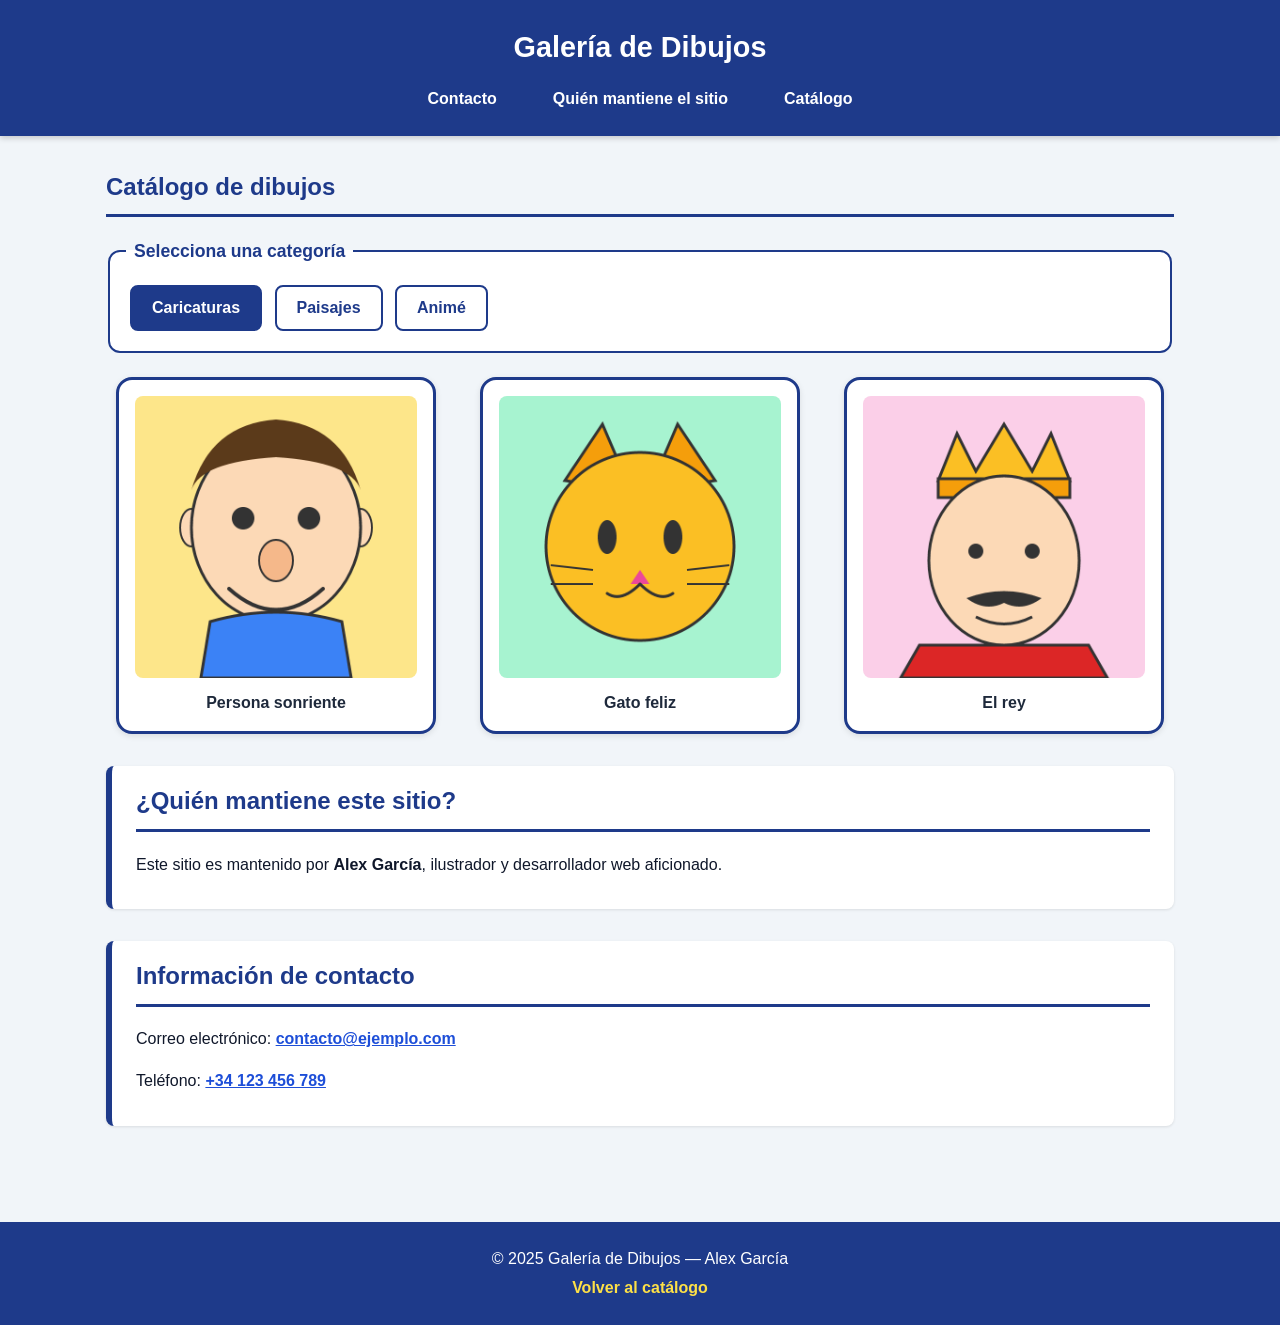
<file: teoria/actividad1/version-deepseek/index.html>
<!DOCTYPE html>
<html lang="es">
<head>
  <meta charset="UTF-8">
  <meta name="viewport" content="width=device-width, initial-scale=1.0">
  <title>Galería de Dibujos PNG</title>
  <link rel="stylesheet" href="estilosIA.css">
</head>
<body>

  <header>
    <h1>Galería de Dibujos</h1>
    <nav aria-label="Navegación principal">
      <ul>
        <li><a href="#contacto">Contacto</a></li>
        <li><a href="#mantenedor">Quién mantiene el sitio</a></li>
        <li><a href="#catalogo">Catálogo</a></li>
      </ul>
    </nav>
  </header>

  <main>

    <section id="catalogo" aria-labelledby="titulo-catalogo">
      <h2 id="titulo-catalogo">Catálogo de dibujos</h2>

      <div class="catalogo">

        <fieldset class="selector">
          <legend>Selecciona una categoría</legend>

          <input type="radio" id="cat-caricaturas" name="categoria" checked>
          <label for="cat-caricaturas">Caricaturas</label>

          <input type="radio" id="cat-paisajes" name="categoria">
          <label for="cat-paisajes">Paisajes</label>

          <input type="radio" id="cat-anime" name="categoria">
          <label for="cat-anime">Animé</label>
        </fieldset>

        <!-- Categoría: Caricaturas -->
        <section id="caricaturas" class="galeria" aria-label="Galería de caricaturas">
          <figure class="dibujo">
            <img src="Imágenes/caricatura-persona.png"
                 alt="Caricatura de una persona sonriente con cabello castaño y camisa azul">
            <figcaption>Persona sonriente</figcaption>
          </figure>
          <figure class="dibujo">
            <img src="Imágenes/caricatura-gato.png"
                 alt="Caricatura de un gato amarillo con orejas grandes y bigotes">
            <figcaption>Gato feliz</figcaption>
          </figure>
          <figure class="dibujo">
            <img src="Imágenes/caricatura-rey.png"
                 alt="Caricatura de un rey con corona dorada, bigote y capa roja">
            <figcaption>El rey</figcaption>
          </figure>
        </section>

        <!-- Categoría: Paisajes -->
        <section id="paisajes" class="galeria" aria-label="Galería de paisajes">
          <figure class="dibujo">
            <img src="Imágenes/paisaje-montanas.png"
                 alt="Paisaje de montañas nevadas con sol y árboles verdes">
            <figcaption>Montañas nevadas</figcaption>
          </figure>
          <figure class="dibujo">
            <img src="Imágenes/paisaje-playa.png"
                 alt="Paisaje de playa con palmera, mar azul y arena dorada">
            <figcaption>Playa tropical</figcaption>
          </figure>
          <figure class="dibujo">
            <img src="Imágenes/paisaje-bosque.png"
                 alt="Paisaje de bosque con río azul y árboles verdes">
            <figcaption>Bosque y río</figcaption>
          </figure>
        </section>

        <!-- Categoría: Animé -->
        <section id="anime" class="galeria" aria-label="Galería de dibujos animé">
          <figure class="dibujo">
            <img src="Imágenes/anime-chica.png"
                 alt="Dibujo animé de una chica de cabello oscuro y ojos grandes violeta">
            <figcaption>Chica animé</figcaption>
          </figure>
          <figure class="dibujo">
            <img src="Imágenes/anime-chico.png"
                 alt="Dibujo animé de un chico de cabello rubio puntiagudo y ojos azules">
            <figcaption>Chico animé</figcaption>
          </figure>
          <figure class="dibujo">
            <img src="Imágenes/anime-coletas.png"
                 alt="Dibujo animé de una chica con coletas rosadas y ojos verdes">
            <figcaption>Chica con coletas</figcaption>
          </figure>
        </section>

      </div>
    </section>

    <section id="mantenedor" class="info" aria-labelledby="titulo-mantenedor">
      <h2 id="titulo-mantenedor">¿Quién mantiene este sitio?</h2>
      <p>Este sitio es mantenido por <strong>Alex García</strong>, ilustrador y desarrollador web aficionado.</p>
    </section>

    <section id="contacto" class="info" aria-labelledby="titulo-contacto">
      <h2 id="titulo-contacto">Información de contacto</h2>
      <p>Correo electrónico: <a href="mailto:contacto@ejemplo.com">contacto@ejemplo.com</a></p>
      <p>Teléfono: <a href="tel:+34123456789">+34 123 456 789</a></p>
    </section>

  </main>

  <footer>
    <p>© 2025 Galería de Dibujos — Alex García</p>
    <p><a href="#catalogo">Volver al catálogo</a></p>
  </footer>

</body>
</html>
</file>
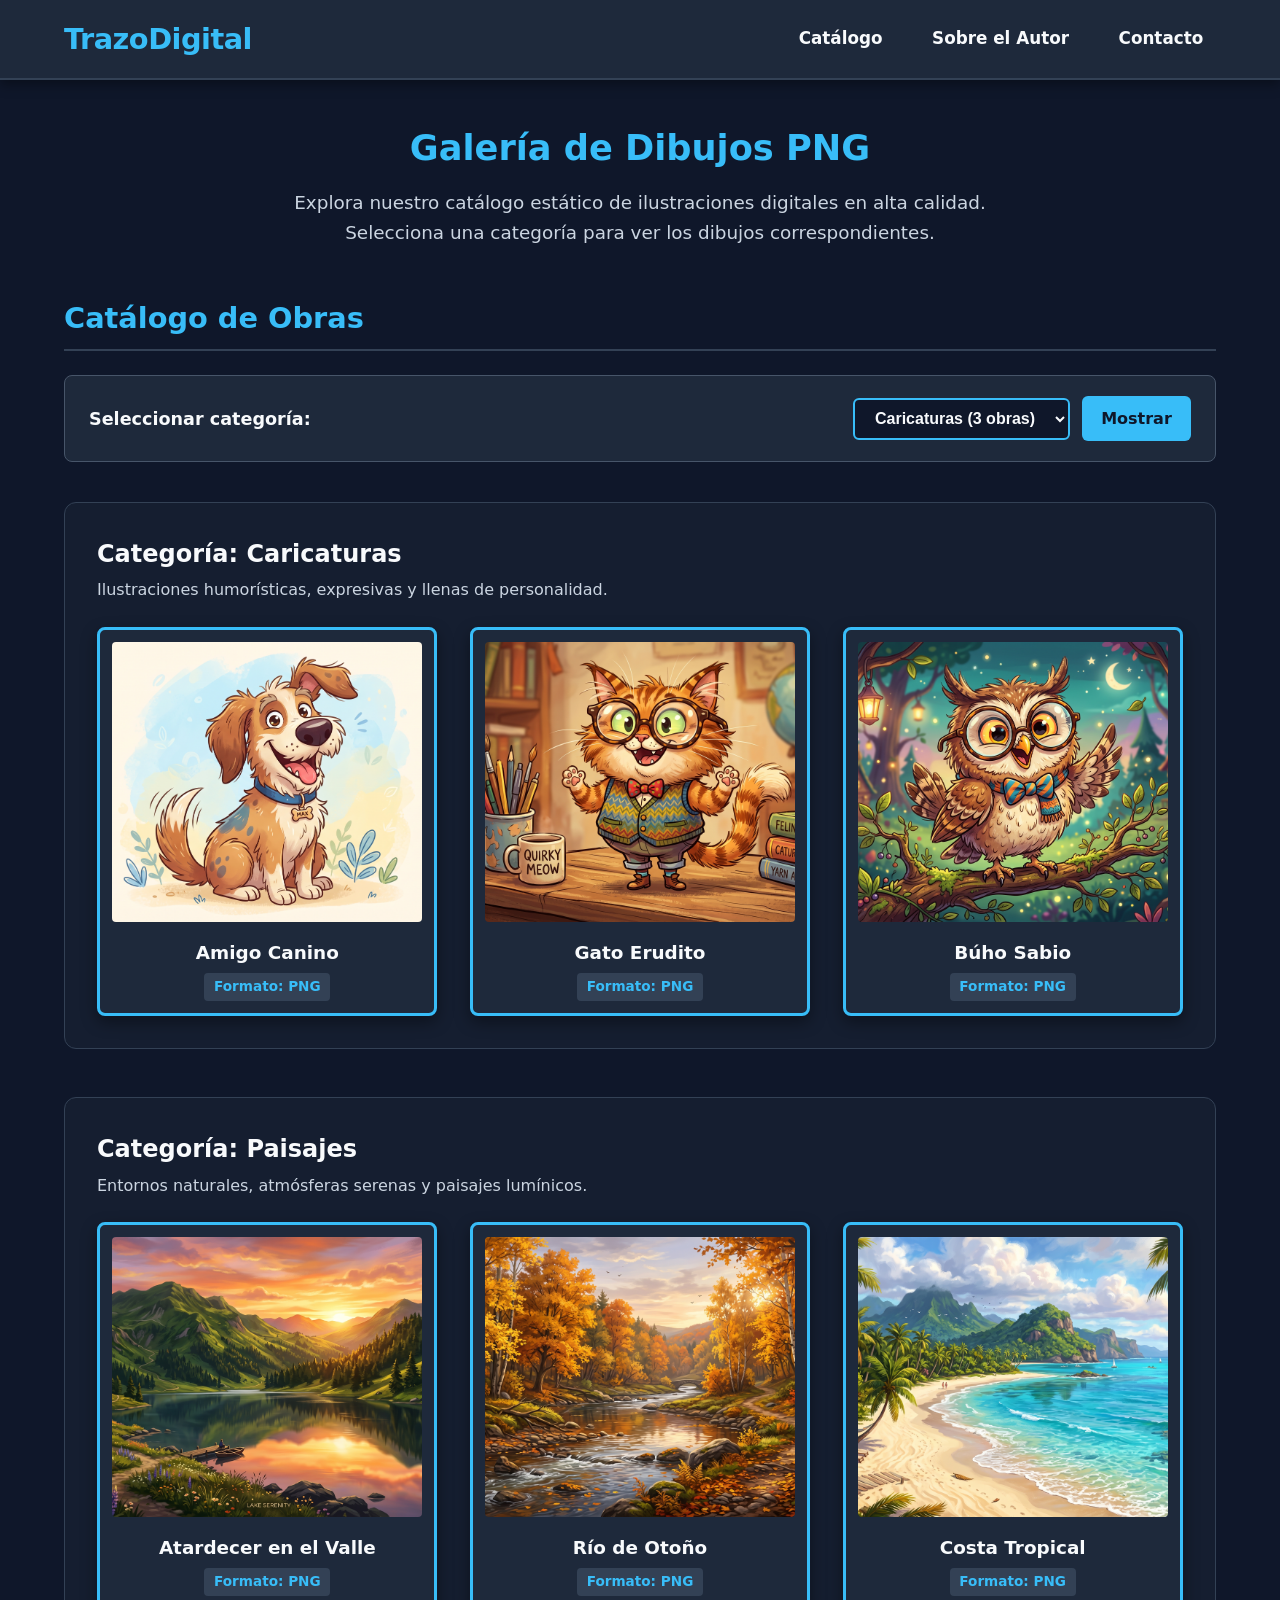
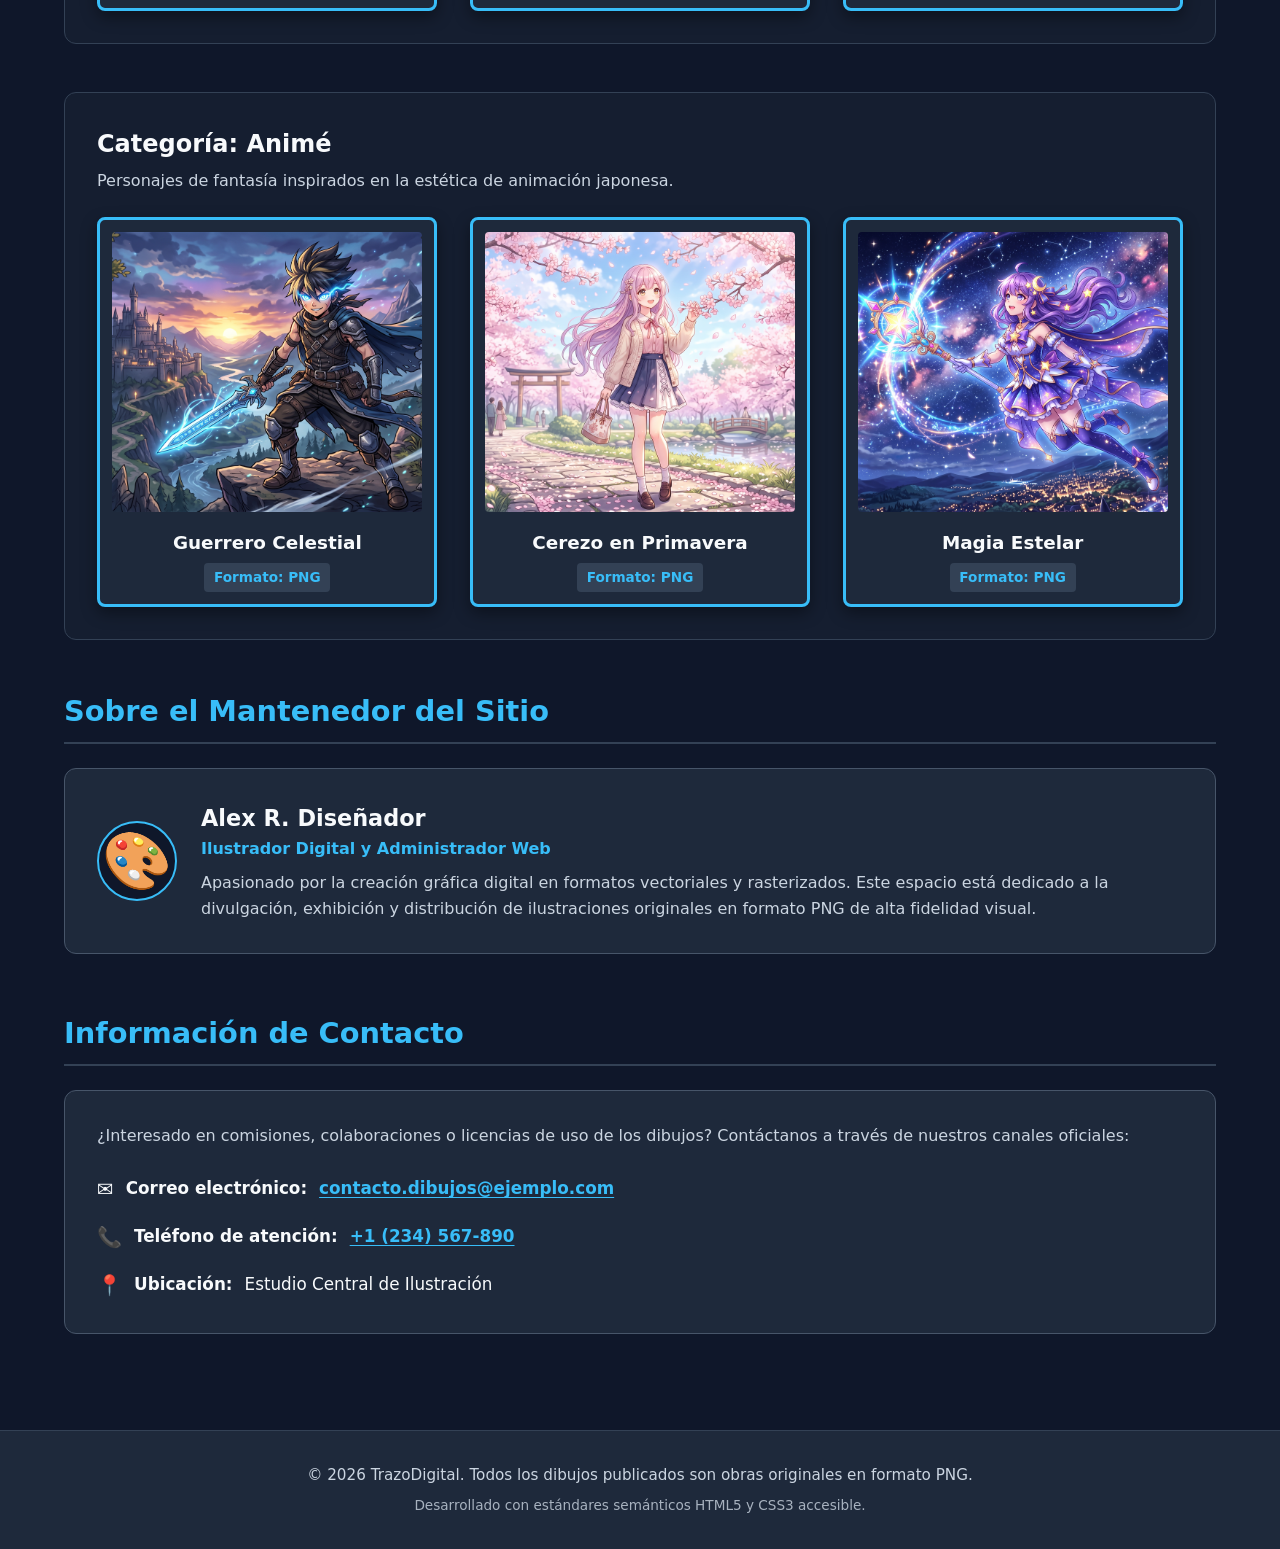
<file: teoria/actividad1/version-gemini/index.html>
<!DOCTYPE html>
<html lang="es">
<head>
    <meta charset="UTF-8">
    <meta name="viewport" content="width=device-width, initial-scale=1.0">
    <meta name="description" content="Galería y catálogo de dibujos digitales en formato PNG: caricaturas, paisajes y animé.">
    <title>Galería de Arte Digital - Publicación de Dibujos</title>
    <link rel="stylesheet" href="estilosIA.css">
</head>
<body>

    <!-- Encabezado y Navegación Principal -->
    <header class="header-principal">
        <div class="contenedor header-contenido">
            <h1 class="logo-titulo">TrazoDigital</h1>
            <nav class="nav-principal" aria-label="Navegación principal del sitio">
                <ul class="nav-lista">
                    <li><a href="#catalogo">Catálogo</a></li>
                    <li><a href="#autor">Sobre el Autor</a></li>
                    <li><a href="#contacto">Contacto</a></li>
                </ul>
            </nav>
        </div>
    </header>

    <!-- Contenido Principal -->
    <main class="contenedor principal">
        
        <!-- Sección de Bienvenida -->
        <section class="intro-seccion">
            <h2>Galería de Dibujos PNG</h2>
            <p>Explora nuestro catálogo estático de ilustraciones digitales en alta calidad. Selecciona una categoría para ver los dibujos correspondientes.</p>
        </section>

        <!-- Catálogo con Selector de Categorías -->
        <section id="catalogo" class="catalogo-seccion" aria-labelledby="titulo-catalogo">
            <h2 id="titulo-catalogo" class="seccion-titulo">Catálogo de Obras</h2>
            
            <!-- Selector de categoría (Navegación estática mediante anclas) -->
            <div class="control-categoria">
                <label for="selector-categoria" class="etiqueta-categoria">Seleccionar categoría:</label>
                <div class="selector-grupo">
                    <select id="selector-categoria" name="categoria" onchange="if(this.value) location.hash = this.value;">
                        <option value="#categoria-caricaturas" selected>Caricaturas (3 obras)</option>
                        <option value="#categoria-paisajes">Paisajes (3 obras)</option>
                        <option value="#categoria-anime">Animé (3 obras)</option>
                    </select>
                    <a href="#categoria-caricaturas" class="boton-ir" id="enlace-ir">Mostrar</a>
                </div>
            </div>

            <!-- Categoría 1: Caricaturas -->
            <article id="categoria-caricaturas" class="categoria-bloque">
                <header class="categoria-header">
                    <h3>Categoría: Caricaturas</h3>
                    <p class="categoria-descripcion">Ilustraciones humorísticas, expresivas y llenas de personalidad.</p>
                </header>
                <div class="galeria-grilla">
                    <figure class="tarjeta-dibujo">
                        <img src="Imágenes/caricatura_1.png" alt="Caricatura digital de un perro simpático y sonriente con orejas caídas" class="dibujo-img">
                        <figcaption class="dibujo-pie">
                            <span class="dibujo-titulo">Amigo Canino</span>
                            <span class="dibujo-formato">Formato: PNG</span>
                        </figcaption>
                    </figure>
                    <figure class="tarjeta-dibujo">
                        <img src="Imágenes/caricatura_2.png" alt="Caricatura graciosa de un gato intelectual con anteojos redondos" class="dibujo-img">
                        <figcaption class="dibujo-pie">
                            <span class="dibujo-titulo">Gato Erudito</span>
                            <span class="dibujo-formato">Formato: PNG</span>
                        </figcaption>
                    </figure>
                    <figure class="tarjeta-dibujo">
                        <img src="Imágenes/caricatura_3.png" alt="Caricatura digital de un búho simpático con grandes gafas y plumas detalladas" class="dibujo-img">
                        <figcaption class="dibujo-pie">
                            <span class="dibujo-titulo">Búho Sabio</span>
                            <span class="dibujo-formato">Formato: PNG</span>
                        </figcaption>
                    </figure>
                </div>
            </article>

            <!-- Categoría 2: Paisajes -->
            <article id="categoria-paisajes" class="categoria-bloque">
                <header class="categoria-header">
                    <h3>Categoría: Paisajes</h3>
                    <p class="categoria-descripcion">Entornos naturales, atmósferas serenas y paisajes lumínicos.</p>
                </header>
                <div class="galeria-grilla">
                    <figure class="tarjeta-dibujo">
                        <img src="Imágenes/paisaje_1.png" alt="Pintura digital de cordillera montañosa verde junto a un lago durante el atardecer" class="dibujo-img">
                        <figcaption class="dibujo-pie">
                            <span class="dibujo-titulo">Atardecer en el Valle</span>
                            <span class="dibujo-formato">Formato: PNG</span>
                        </figcaption>
                    </figure>
                    <figure class="tarjeta-dibujo">
                        <img src="Imágenes/paisaje_2.png" alt="Ilustración de bosque otoñal con río sereno y follaje en tonos dorados y ocres" class="dibujo-img">
                        <figcaption class="dibujo-pie">
                            <span class="dibujo-titulo">Río de Otoño</span>
                            <span class="dibujo-formato">Formato: PNG</span>
                        </figcaption>
                    </figure>
                    <figure class="tarjeta-dibujo">
                        <img src="Imágenes/paisaje_3.png" alt="Pintura digital de una playa tropical con palmeras y aguas turquesas brillantes" class="dibujo-img">
                        <figcaption class="dibujo-pie">
                            <span class="dibujo-titulo">Costa Tropical</span>
                            <span class="dibujo-formato">Formato: PNG</span>
                        </figcaption>
                    </figure>
                </div>
            </article>

            <!-- Categoría 3: Animé -->
            <article id="categoria-anime" class="categoria-bloque">
                <header class="categoria-header">
                    <h3>Categoría: Animé</h3>
                    <p class="categoria-descripcion">Personajes de fantasía inspirados en la estética de animación japonesa.</p>
                </header>
                <div class="galeria-grilla">
                    <figure class="tarjeta-dibujo">
                        <img src="Imágenes/anime_1.png" alt="Ilustración estilo animé de un joven guerrero con cabello puntiagudo y mirada enérgica" class="dibujo-img">
                        <figcaption class="dibujo-pie">
                            <span class="dibujo-titulo">Guerrero Celestial</span>
                            <span class="dibujo-formato">Formato: PNG</span>
                        </figcaption>
                    </figure>
                    <figure class="tarjeta-dibujo">
                        <img src="Imágenes/anime_2.png" alt="Ilustración estética animé de una joven con cabello pastel rodeada de flores de cerezo" class="dibujo-img">
                        <figcaption class="dibujo-pie">
                            <span class="dibujo-titulo">Cerezo en Primavera</span>
                            <span class="dibujo-formato">Formato: PNG</span>
                        </figcaption>
                    </figure>
                    <figure class="tarjeta-dibujo">
                        <img src="Imágenes/anime_3.png" alt="Ilustración estilo animé de una hechicera mágica bajo un cielo nocturno estrellado" class="dibujo-img">
                        <figcaption class="dibujo-pie">
                            <span class="dibujo-titulo">Magia Estelar</span>
                            <span class="dibujo-formato">Formato: PNG</span>
                        </figcaption>
                    </figure>
                </div>
            </article>

        </section>

        <!-- Información del Mantenedor / Autor -->
        <section id="autor" class="autor-seccion" aria-labelledby="titulo-autor">
            <h2 id="titulo-autor" class="seccion-titulo">Sobre el Mantenedor del Sitio</h2>
            <div class="autor-tarjeta">
                <div class="autor-avatar-icono" aria-hidden="true">🎨</div>
                <div class="autor-detalles">
                    <h3>Alex R. Diseñador</h3>
                    <p class="autor-rol">Ilustrador Digital y Administrador Web</p>
                    <p class="autor-bio">
                        Apasionado por la creación gráfica digital en formatos vectoriales y rasterizados.
                        Este espacio está dedicado a la divulgación, exhibición y distribución de ilustraciones
                        originales en formato PNG de alta fidelidad visual.
                    </p>
                </div>
            </div>
        </section>

        <!-- Información de Contacto -->
        <section id="contacto" class="contacto-seccion" aria-labelledby="titulo-contacto">
            <h2 id="titulo-contacto" class="seccion-titulo">Información de Contacto</h2>
            <div class="contacto-caja">
                <p>¿Interesado en comisiones, colaboraciones o licencias de uso de los dibujos? Contáctanos a través de nuestros canales oficiales:</p>
                <address class="contacto-datos">
                    <div class="contacto-item">
                        <span class="contacto-icono" aria-hidden="true">✉️</span>
                        <strong>Correo electrónico:</strong> 
                        <a href="mailto:contacto.dibujos@ejemplo.com">contacto.dibujos@ejemplo.com</a>
                    </div>
                    <div class="contacto-item">
                        <span class="contacto-icono" aria-hidden="true">📞</span>
                        <strong>Teléfono de atención:</strong> 
                        <a href="tel:+1234567890">+1 (234) 567-890</a>
                    </div>
                    <div class="contacto-item">
                        <span class="contacto-icono" aria-hidden="true">📍</span>
                        <strong>Ubicación:</strong> 
                        <span>Estudio Central de Ilustración</span>
                    </div>
                </address>
            </div>
        </section>

    </main>

    <!-- Pie de página -->
    <footer class="footer-principal">
        <div class="contenedor footer-contenido">
            <p>&copy; 2026 TrazoDigital. Todos los dibujos publicados son obras originales en formato PNG.</p>
            <p class="footer-creditos">Desarrollado con estándares semánticos HTML5 y CSS3 accesible.</p>
        </div>
    </footer>

</body>
</html>
</file>
<file: teoria/actividad1/version-deepseek/estilosIA.css>
/* ============================
   Reset básico
   ============================ */
* {
  box-sizing: border-box;
}

body {
  font-family: 'Segoe UI', Tahoma, Geneva, Verdana, sans-serif;
  margin: 0;
  background-color: #f1f5f9;
  color: #0f172a; /* contraste alto sobre fondo claro */
  line-height: 1.6;
}

/* ============================
   Cabecera y navegación
   ============================ */
header {
  background-color: #1e3a8a;      /* azul oscuro */
  color: #ffffff;                  /* blanco: contraste 10:1 */
  padding: 1.5rem 1rem;
  box-shadow: 0 2px 6px rgba(0, 0, 0, 0.2);
}

header h1 {
  margin: 0 0 1rem;
  text-align: center;
  font-size: 1.8rem;
}

nav ul {
  display: flex;
  flex-wrap: wrap;
  justify-content: center;
  gap: 0.5rem 1.5rem;
  list-style: none;
  padding: 0;
  margin: 0;
}

nav a {
  color: #ffffff;
  text-decoration: none;
  font-weight: 600;
  padding: 0.5rem 1rem;
  border-radius: 0.5rem;
  transition: background-color 0.2s, outline 0.2s;
}

nav a:hover,
nav a:focus {
  background-color: #2563eb;
  outline: 2px solid #ffffff;
  outline-offset: 2px;
}

/* ============================
   Contenido principal
   ============================ */
main {
  max-width: 1100px;
  margin: 0 auto;
  padding: 2rem 1rem;
}

section h2 {
  color: #1e3a8a;
  border-bottom: 3px solid #1e3a8a;
  padding-bottom: 0.5rem;
  margin-top: 0;
}

.info {
  background-color: #ffffff;
  border-left: 6px solid #1e3a8a;
  padding: 1rem 1.5rem;
  margin-bottom: 2rem;
  border-radius: 0.5rem;
  box-shadow: 0 1px 3px rgba(0, 0, 0, 0.1);
}

.info a {
  color: #1d4ed8;                 /* azul sobre blanco: contraste alto */
  font-weight: 600;
}

.info a:hover,
.info a:focus {
  color: #b91c1c;
  text-decoration: underline;
}

/* ============================
   Selector de categoría
   ============================ */
.catalogo {
  margin-bottom: 2rem;
}

.selector {
  border: 2px solid #1e3a8a;
  border-radius: 0.75rem;
  padding: 1rem;
  margin-bottom: 1.5rem;
  background-color: #ffffff;
}

.selector legend {
  font-weight: 700;
  color: #1e3a8a;
  padding: 0 0.5rem;
  font-size: 1.1rem;
}

/* Los radios quedan ocultos visualmente pero accesibles para teclado */
.selector input[type="radio"] {
  position: absolute;
  opacity: 0;
  pointer-events: none;
}

.selector label {
  display: inline-block;
  padding: 0.5rem 1.25rem;
  margin: 0.25rem;
  border: 2px solid #1e3a8a;
  border-radius: 0.5rem;
  cursor: pointer;
  background-color: #ffffff;
  color: #1e3a8a;
  font-weight: 700;
  transition: background-color 0.2s, color 0.2s;
}

.selector label:hover {
  background-color: #dbeafe;
}

/* Opción seleccionada */
.selector input[type="radio"]:checked + label {
  background-color: #1e3a8a;
  color: #ffffff;
}

/* Foco accesible por teclado */
.selector input[type="radio"]:focus-visible + label {
  outline: 3px solid #f59e0b;
  outline-offset: 2px;
}

/* ============================
   Galerías: mostrar sólo la activa
   ============================ */
.galeria {
  display: none;
  grid-template-columns: repeat(auto-fit, minmax(220px, 1fr));
  gap: 1.5rem;
  justify-items: center;
}

.catalogo:has(#cat-caricaturas:checked) #caricaturas,
.catalogo:has(#cat-paisajes:checked)   #paisajes,
.catalogo:has(#cat-anime:checked)      #anime {
  display: grid;
}

/* ============================
   Tarjeta de cada dibujo
   (todas iguales: mismo borde, mismo relleno, centradas)
   ============================ */
.dibujo {
  background-color: #ffffff;
  border: 3px solid #1e3a8a;
  border-radius: 1rem;
  padding: 1rem;
  text-align: center;
  width: 100%;
  max-width: 320px;
  margin: 0 auto;                /* centrado horizontal */
  box-shadow: 0 2px 6px rgba(0, 0, 0, 0.1);
  transition: transform 0.2s, box-shadow 0.2s;
}

.dibujo:hover,
.dibujo:focus-within {
  transform: translateY(-4px);
  box-shadow: 0 6px 14px rgba(0, 0, 0, 0.18);
}

.dibujo img {
  display: block;
  width: 100%;
  height: auto;
  border-radius: 0.5rem;
  background-color: #f8fafc;
}

.dibujo figcaption {
  margin-top: 0.75rem;
  font-weight: 600;
  color: #1e293b;
}

/* ============================
   Pie de página
   ============================ */
footer {
  background-color: #1e3a8a;
  color: #ffffff;
  text-align: center;
  padding: 1.25rem 1rem;
  margin-top: 2rem;
}

footer p { margin: 0.25rem 0; }

footer a {
  color: #fde047;                 /* amarillo sobre azul: contraste alto */
  text-decoration: none;
  font-weight: 600;
}

footer a:hover,
footer a:focus {
  text-decoration: underline;
}

/* ============================
   Responsivo
   ============================ */
@media (max-width: 480px) {
  header h1 { font-size: 1.4rem; }
  nav ul { flex-direction: column; align-items: center; }
  main { padding: 1rem 0.75rem; }
}
</file>
<file: teoria/actividad1/version-gemini/estilosIA.css>
/* ==========================================================================
   Archivo: estilosIA.css
   Descripción: Estilos responsivos con alto contraste y accesibilidad.
   ========================================================================== */

/* Variables CSS para paleta de colores de alto contraste */
:root {
    --color-fondo: #0f172a;           /* Azul pizarra oscuro para fondo */
    --color-superficie: #1e293b;       /* Superficie de tarjetas y bloques */
    --color-superficie-alt: #334155;   /* Superficie secundaria y bordes */
    --color-texto-principal: #f8fafc;  /* Blanco suave (contraste óptimo) */
    --color-texto-secundario: #cbd5e1; /* Gris claro de alta legibilidad */
    --color-primario: #38bdf8;         /* Azul cian accesible para acentos */
    --color-primario-hover: #7dd3fc;   /* Tono al hacer hover */
    --color-borde: #475569;            /* Borde definido */
    --color-sombra: rgba(0, 0, 0, 0.4);
    
    /* Reglas uniformes requeridas para dibujos */
    --borde-dibujo: 3px solid #38bdf8;
    --relleno-dibujo: 12px;
    --radio-dibujo: 8px;
    --fondo-tarjeta: #1e293b;
}

/* Reset básico y configuración global */
*, *::before, *::after {
    box-sizing: border-box;
    margin: 0;
    padding: 0;
}

html {
    scroll-behavior: smooth;
    font-size: 16px;
}

body {
    font-family: system-ui, -apple-system, BlinkMacSystemFont, "Segoe UI", Roboto, Oxygen, Ubuntu, Cantarell, "Open Sans", "Helvetica Neue", sans-serif;
    background-color: var(--color-fondo);
    color: var(--color-texto-principal);
    line-height: 1.6;
    min-height: 100vh;
    display: flex;
    flex-direction: column;
}

/* Contenedor centralizado y responsivo */
.contenedor {
    width: 90%;
    max-width: 1200px;
    margin: 0 auto;
}

/* Header y Barra de Navegación */
.header-principal {
    background-color: var(--color-superficie);
    border-bottom: 2px solid var(--color-superficie-alt);
    position: sticky;
    top: 0;
    z-index: 100;
    box-shadow: 0 4px 12px var(--color-sombra);
}

.header-contenido {
    display: flex;
    justify-content: space-between;
    align-items: center;
    padding: 1rem 0;
    flex-wrap: wrap;
    gap: 1rem;
}

.logo-titulo {
    font-size: 1.8rem;
    font-weight: 800;
    color: var(--color-primario);
    letter-spacing: -0.5px;
}

.nav-principal .nav-lista {
    display: flex;
    list-style: none;
    gap: 1.5rem;
    flex-wrap: wrap;
}

.nav-principal a {
    color: var(--color-texto-principal);
    text-decoration: none;
    font-weight: 600;
    font-size: 1.05rem;
    padding: 0.4rem 0.8rem;
    border-radius: 4px;
    transition: background-color 0.2s ease, color 0.2s ease;
}

.nav-principal a:hover,
.nav-principal a:focus {
    color: var(--color-fondo);
    background-color: var(--color-primario);
    outline: 2px solid var(--color-primario-hover);
    outline-offset: 2px;
}

/* Secciones Principales */
.principal {
    flex: 1;
    padding: 2.5rem 0;
}

.intro-seccion {
    text-align: center;
    margin-bottom: 3rem;
}

.intro-seccion h2 {
    font-size: 2.2rem;
    margin-bottom: 0.75rem;
    color: var(--color-primario);
}

.intro-seccion p {
    font-size: 1.15rem;
    color: var(--color-texto-secundario);
    max-width: 750px;
    margin: 0 auto;
}

.seccion-titulo {
    font-size: 1.8rem;
    margin-bottom: 1.5rem;
    padding-bottom: 0.5rem;
    border-bottom: 2px solid var(--color-superficie-alt);
    color: var(--color-primario);
}

/* Controles del Catálogo (Selector) */
.control-categoria {
    background-color: var(--color-superficie);
    padding: 1.25rem 1.5rem;
    border-radius: 8px;
    border: 1px solid var(--color-borde);
    margin-bottom: 2.5rem;
    display: flex;
    align-items: center;
    justify-content: space-between;
    flex-wrap: wrap;
    gap: 1rem;
}

.etiqueta-categoria {
    font-size: 1.1rem;
    font-weight: 700;
    color: var(--color-texto-principal);
}

.selector-grupo {
    display: flex;
    gap: 0.75rem;
    align-items: center;
    flex-wrap: wrap;
}

select#selector-categoria {
    background-color: var(--color-fondo);
    color: var(--color-texto-principal);
    border: 2px solid var(--color-primario);
    padding: 0.6rem 1rem;
    font-size: 1rem;
    border-radius: 6px;
    cursor: pointer;
    font-weight: 600;
}

select#selector-categoria:focus {
    outline: 3px solid var(--color-primario-hover);
    outline-offset: 2px;
}

.boton-ir {
    background-color: var(--color-primario);
    color: var(--color-fondo);
    text-decoration: none;
    font-weight: 700;
    padding: 0.6rem 1.2rem;
    border-radius: 6px;
    transition: background-color 0.2s ease;
}

.boton-ir:hover,
.boton-ir:focus {
    background-color: var(--color-primario-hover);
}

/* Bloques de Categoría */
.categoria-bloque {
    background-color: rgba(30, 41, 59, 0.4);
    border: 1px solid var(--color-superficie-alt);
    border-radius: 12px;
    padding: 2rem;
    margin-bottom: 3rem;
}

.categoria-header {
    margin-bottom: 1.5rem;
}

.categoria-header h3 {
    font-size: 1.5rem;
    color: var(--color-texto-principal);
    margin-bottom: 0.25rem;
}

.categoria-descripcion {
    color: var(--color-texto-secundario);
    font-size: 1rem;
}

/* Grilla responsiva de dibujos */
.galeria-grilla {
    display: grid;
    grid-template-columns: repeat(auto-fit, minmax(280px, 1fr));
    gap: 2rem;
    justify-items: center;
}

/* Especificación uniforme para todos los dibujos */
.tarjeta-dibujo {
    background-color: var(--fondo-tarjeta);
    border: var(--borde-dibujo);
    padding: var(--relleno-dibujo);
    border-radius: var(--radio-dibujo);
    width: 100%;
    max-width: 340px;
    display: flex;
    flex-direction: column;
    align-items: center;     /* Centrado uniforme */
    text-align: center;      /* Centrado de textos */
    box-shadow: 0 6px 16px var(--color-sombra);
    transition: transform 0.25s ease, border-color 0.25s ease;
}

.tarjeta-dibujo:hover {
    transform: translateY(-4px);
    border-color: var(--color-primario-hover);
}

.dibujo-img {
    width: 100%;
    height: 280px;
    object-fit: cover;
    display: block;
    margin: 0 auto;          /* Centrado horizontal de la imagen */
    border-radius: 4px;
    background-color: #0b1120;
}

.dibujo-pie {
    margin-top: 1rem;
    width: 100%;
    display: flex;
    flex-direction: column;
    gap: 0.35rem;
    align-items: center;
}

.dibujo-titulo {
    font-weight: 700;
    font-size: 1.15rem;
    color: var(--color-texto-principal);
}

.dibujo-formato {
    font-size: 0.85rem;
    font-weight: 600;
    background-color: var(--color-superficie-alt);
    color: var(--color-primario);
    padding: 0.2rem 0.6rem;
    border-radius: 4px;
    display: inline-block;
}

/* Sección Autor */
.autor-seccion {
    margin-bottom: 3.5rem;
}

.autor-tarjeta {
    background-color: var(--color-superficie);
    border: 1px solid var(--color-borde);
    border-radius: 12px;
    padding: 2rem;
    display: flex;
    align-items: center;
    gap: 1.5rem;
}

.autor-avatar-icono {
    font-size: 3.5rem;
    background-color: var(--color-fondo);
    border: 2px solid var(--color-primario);
    border-radius: 50%;
    width: 80px;
    height: 80px;
    display: flex;
    align-items: center;
    justify-content: center;
    flex-shrink: 0;
}

.autor-detalles h3 {
    font-size: 1.4rem;
    color: var(--color-texto-principal);
}

.autor-rol {
    color: var(--color-primario);
    font-weight: 600;
    margin-bottom: 0.5rem;
}

.autor-bio {
    color: var(--color-texto-secundario);
}

/* Sección Contacto */
.contacto-seccion {
    margin-bottom: 3.5rem;
}

.contacto-caja {
    background-color: var(--color-superficie);
    border: 1px solid var(--color-borde);
    border-radius: 12px;
    padding: 2rem;
}

.contacto-caja > p {
    color: var(--color-texto-secundario);
    margin-bottom: 1.5rem;
}

.contacto-datos {
    font-style: normal;
    display: flex;
    flex-direction: column;
    gap: 1rem;
}

.contacto-item {
    display: flex;
    align-items: center;
    gap: 0.75rem;
    font-size: 1.05rem;
}

.contacto-icono {
    font-size: 1.25rem;
}

.contacto-datos a {
    color: var(--color-primario);
    text-decoration: underline;
    text-underline-offset: 3px;
    font-weight: 600;
}

.contacto-datos a:hover,
.contacto-datos a:focus {
    color: var(--color-primario-hover);
}

/* Footer */
.footer-principal {
    background-color: var(--color-superficie);
    border-top: 1px solid var(--color-superficie-alt);
    padding: 2rem 0;
    margin-top: auto;
    text-align: center;
    color: var(--color-texto-secundario);
    font-size: 0.95rem;
}

.footer-creditos {
    margin-top: 0.5rem;
    font-size: 0.85rem;
    opacity: 0.8;
}

/* Responsividad */
@media (max-width: 768px) {
    .header-contenido {
        flex-direction: column;
        text-align: center;
    }
    
    .nav-principal .nav-lista {
        justify-content: center;
        gap: 1rem;
    }
    
    .control-categoria {
        flex-direction: column;
        align-items: stretch;
    }
    
    .selector-grupo {
        flex-direction: column;
        width: 100%;
    }
    
    select#selector-categoria, .boton-ir {
        width: 100%;
        text-align: center;
    }
    
    .autor-tarjeta {
        flex-direction: column;
        text-align: center;
    }
    
    .contacto-item {
        flex-wrap: wrap;
    }
}
</file>
